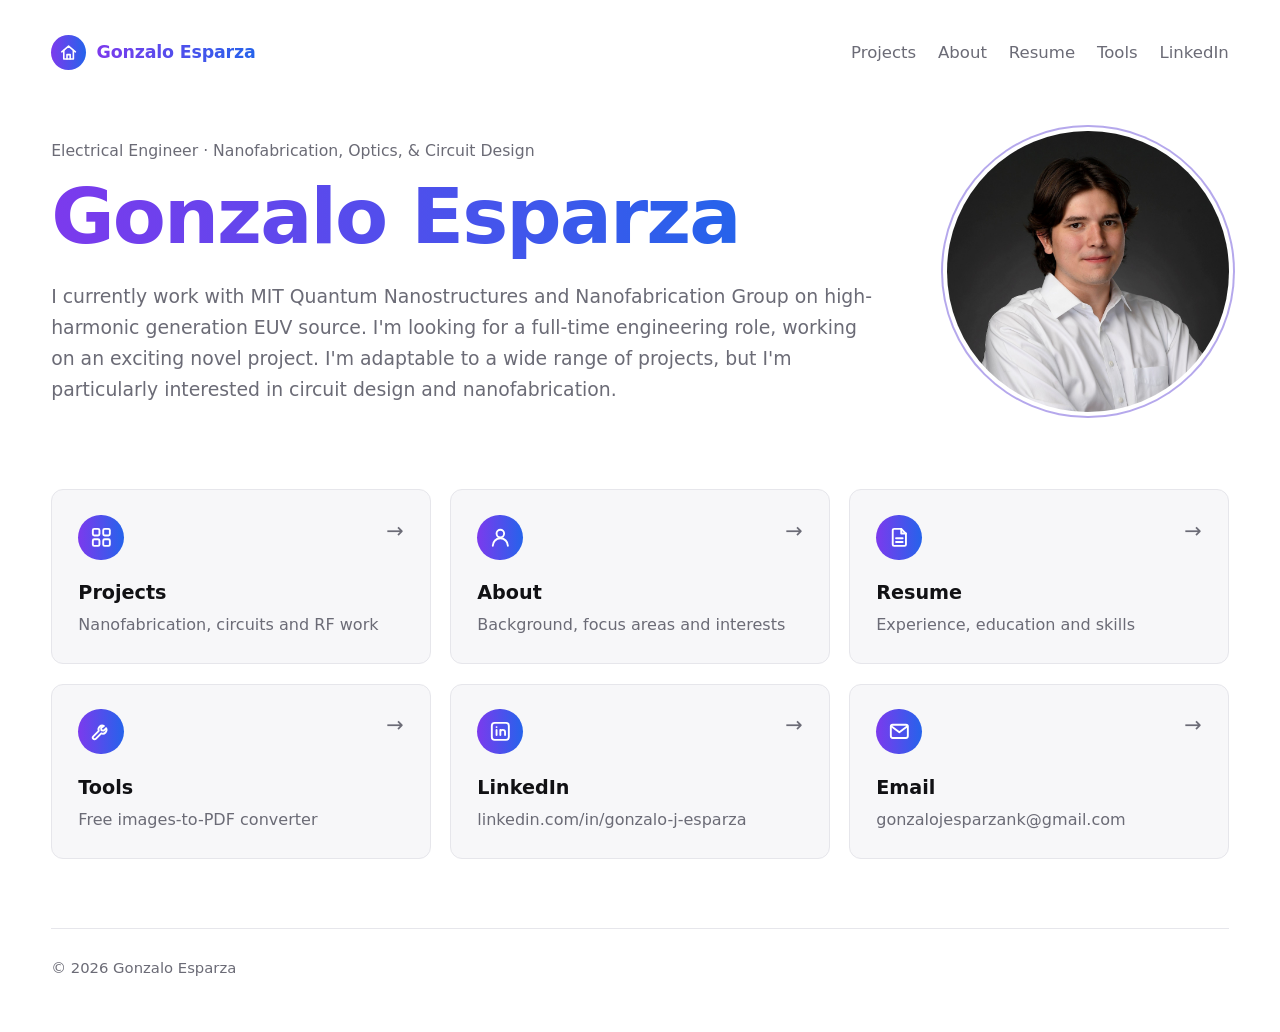
<file: index.html>
<!DOCTYPE html>
<html lang="en">
<head>
  <meta charset="utf-8">
  <meta name="viewport" content="width=device-width, initial-scale=1">
  <title>Gonzalo Esparza, Electrical Engineer</title>
  <meta name="description" content="Gonzalo Esparza, electrical engineer specializing in nanofabrication and circuit design.">
  <meta property="og:type" content="website">
  <meta property="og:title" content="Gonzalo Esparza">
  <meta property="og:description" content="Electrical engineer specializing in nanofabrication and circuit design.">
  <meta property="og:image" content="https://your-username.github.io/assets/img/og-image.png">
  <link rel="icon" href="assets/img/favicon.svg" type="image/svg+xml">
  <link rel="stylesheet" href="css/base.css">
</head>
<body>
  <a class="skip-link" href="#main">Skip to content</a>

  <header class="site-header">
    <a class="brand" href="index.html"><span class="brand-icon" aria-hidden="true"><svg viewBox="0 0 24 24"><path d="M3.5 11 12 4l8.5 7"/><path d="M6 9.5V20h12V9.5"/><path d="M10 20v-5.5h4V20"/></svg></span><span class="brand-name">Gonzalo Esparza</span></a>
    <nav class="site-nav" aria-label="Main">
      <ul>
        <li><a href="projects.html">Projects</a></li>
        <li><a href="about.html">About</a></li>
        <li><a href="resume.html">Resume</a></li>
        <li><a href="tools.html">Tools</a></li>
        <li><a href="https://www.linkedin.com/in/gonzalo-j-esparza/" target="_blank" rel="noopener">LinkedIn</a></li>
      </ul>
    </nav>
  </header>

  <main id="main" class="page">
    <section class="hero">
      <div class="hero-text">
        <p class="kicker">Electrical Engineer &middot; Nanofabrication, Optics, &amp; Circuit Design</p>
        <h1>Gonzalo Esparza</h1>
        <p>
          I currently work with MIT Quantum Nanostructures and Nanofabrication Group on high-harmonic generation EUV source.
          I'm looking for a full-time engineering role, working on an exciting novel project. I'm adaptable to a wide range of projects,
          but I'm particularly interested in circuit design and nanofabrication.
        </p>
      </div>
      <img class="hero-photo" src="assets/img/collared_cloed_headshot.jpg" alt="Portrait of Gonzalo Esparza" width="440" height="440">
    </section>

    <nav class="tile-grid" aria-label="Explore">
      <a class="tile" href="projects.html">
        <span class="tile-icon" aria-hidden="true"><svg viewBox="0 0 24 24"><rect x="3" y="3" width="7" height="7" rx="1.5"/><rect x="14" y="3" width="7" height="7" rx="1.5"/><rect x="3" y="14" width="7" height="7" rx="1.5"/><rect x="14" y="14" width="7" height="7" rx="1.5"/></svg></span>
        <span class="tile-title">Projects</span>
        <span class="tile-desc">Nanofabrication, circuits and RF work</span>
      </a>
      <a class="tile" href="about.html">
        <span class="tile-icon" aria-hidden="true"><svg viewBox="0 0 24 24"><circle cx="12" cy="8" r="4"/><path d="M4 21a8 8 0 0 1 16 0"/></svg></span>
        <span class="tile-title">About</span>
        <span class="tile-desc">Background, focus areas and interests</span>
      </a>
      <a class="tile" href="resume.html">
        <span class="tile-icon" aria-hidden="true"><svg viewBox="0 0 24 24"><path d="M14 3H6.5A1.5 1.5 0 0 0 5 4.5v15A1.5 1.5 0 0 0 6.5 21h11a1.5 1.5 0 0 0 1.5-1.5V8z"/><path d="M14 3v5h5"/><path d="M8.5 13h7M8.5 17h7"/></svg></span>
        <span class="tile-title">Resume</span>
        <span class="tile-desc">Experience, education and skills</span>
      </a>
      <a class="tile" href="tools.html">
        <span class="tile-icon" aria-hidden="true"><svg viewBox="0 0 24 24"><path d="M14.7 6.3a4 4 0 0 0-5.4 5.2L3.5 17.3a1.8 1.8 0 0 0 2.6 2.6l5.8-5.8a4 4 0 0 0 5.2-5.4l-2.6 2.6-2.4-.4-.4-2.4z"/></svg></span>
        <span class="tile-title">Tools</span>
        <span class="tile-desc">Free images-to-PDF converter</span>
      </a>
      <a class="tile" href="https://www.linkedin.com/in/gonzalo-j-esparza/" target="_blank" rel="noopener">
        <span class="tile-icon" aria-hidden="true"><svg viewBox="0 0 24 24"><rect x="3" y="3" width="18" height="18" rx="3"/><path d="M8 10.5V16M8 7.5v.01M12 16v-5.5M12 13a2.5 2.5 0 0 1 5 0v3"/></svg></span>
        <span class="tile-title">LinkedIn <span class="visually-hidden">(opens in a new tab)</span></span>
        <span class="tile-desc">linkedin.com/in/gonzalo-j-esparza</span>
      </a>
      <a class="tile" href="mailto:gonzalojesparzank@gmail.com">
        <span class="tile-icon" aria-hidden="true"><svg viewBox="0 0 24 24"><rect x="3" y="5" width="18" height="14" rx="2"/><path d="m3.5 6.5 8.5 6.5 8.5-6.5"/></svg></span>
        <span class="tile-title">Email</span>
        <span class="tile-desc">gonzalojesparzank@gmail.com</span>
      </a>
    </nav>
  </main>

  <footer class="site-footer">
    <p>&copy; 2026 Gonzalo Esparza</p>
  </footer>
</body>
</html>
</file>
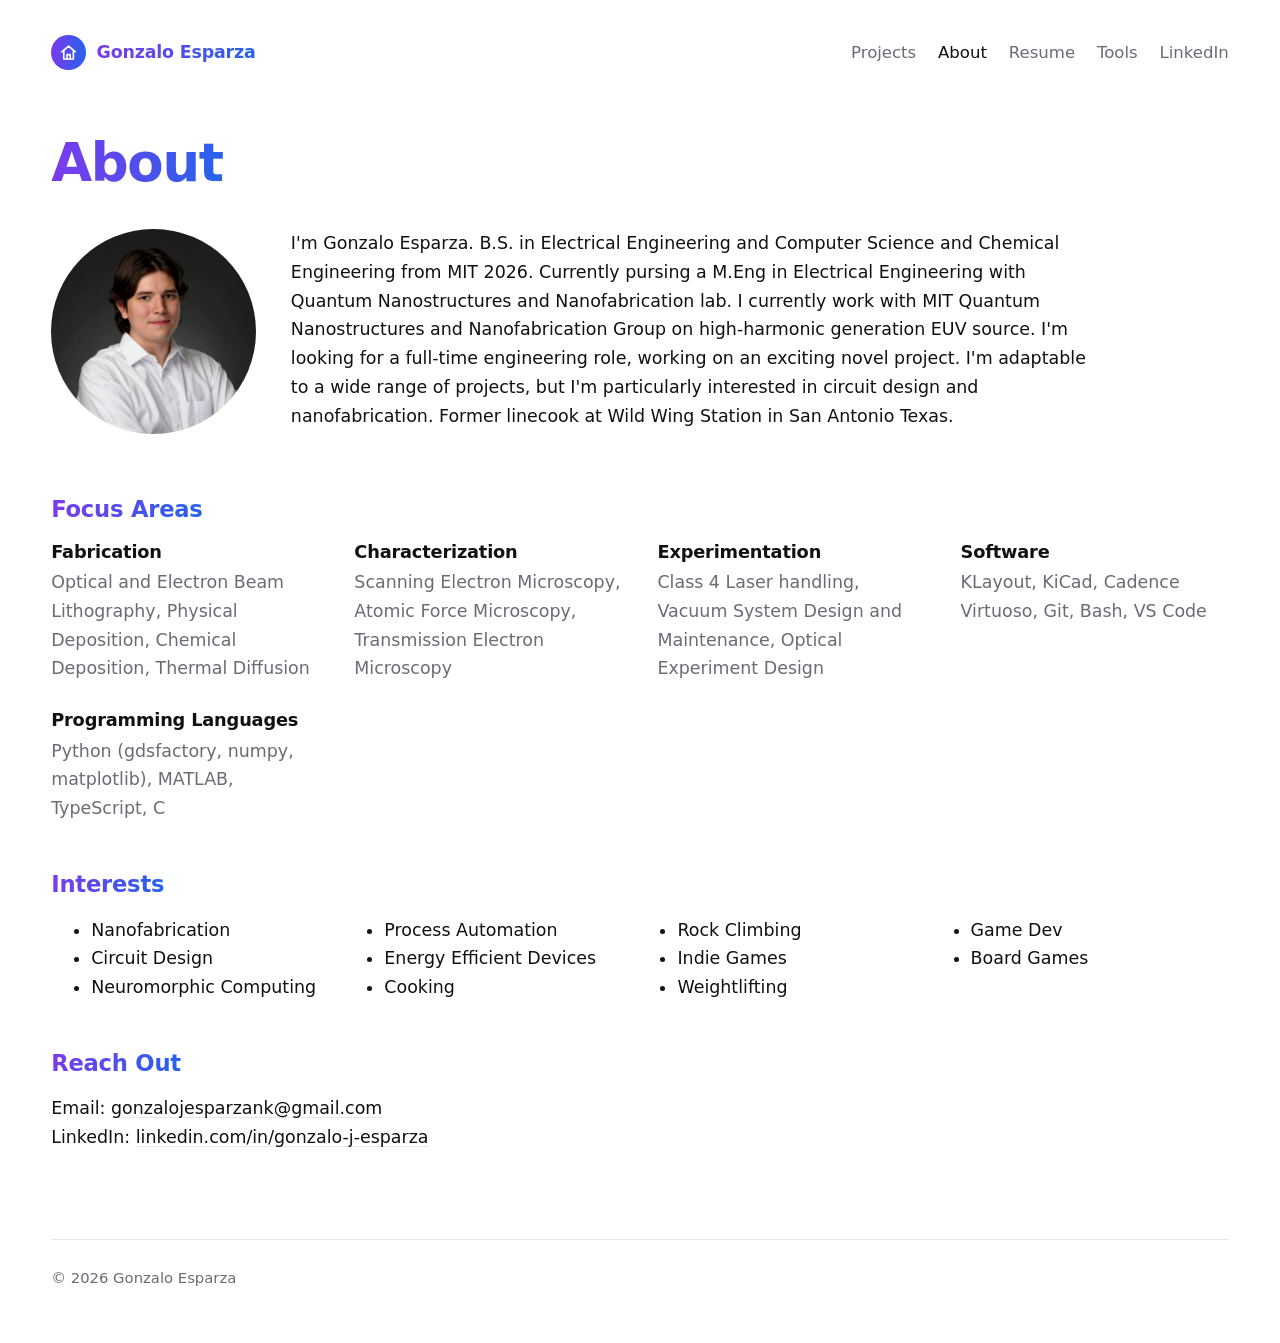
<file: about.html>
<!DOCTYPE html>
<html lang="en">
<head>
  <meta charset="utf-8">
  <meta name="viewport" content="width=device-width, initial-scale=1">
  <title>About | Gonzalo Esparza</title>
  <meta name="description" content="About Gonzalo Esparza, an electrical engineer specializing in nanofabrication and circuit design.">
  <meta property="og:type" content="profile">
  <meta property="og:title" content="About | Gonzalo Esparza">
  <meta property="og:description" content="Electrical engineer specializing in nanofabrication and circuits.">
  <meta property="og:image" content="https://your-username.github.io/assets/img/og-image.png">
  <link rel="icon" href="assets/img/favicon.svg" type="image/svg+xml">
  <link rel="stylesheet" href="css/base.css">
</head>
<body>
  <a class="skip-link" href="#main">Skip to content</a>

  <header class="site-header">
    <a class="brand" href="index.html"><span class="brand-icon" aria-hidden="true"><svg viewBox="0 0 24 24"><path d="M3.5 11 12 4l8.5 7"/><path d="M6 9.5V20h12V9.5"/><path d="M10 20v-5.5h4V20"/></svg></span><span class="brand-name">Gonzalo Esparza</span></a>
    <nav class="site-nav" aria-label="Main">
      <ul>
        <li><a href="projects.html">Projects</a></li>
        <li><a href="about.html" aria-current="page">About</a></li>
        <li><a href="resume.html">Resume</a></li>
        <li><a href="tools.html">Tools</a></li>
        <li><a href="https://www.linkedin.com/in/gonzalo-j-esparza/" target="_blank" rel="noopener">LinkedIn</a></li>
      </ul>
    </nav>
  </header>

  <main id="main" class="page">
    <header class="page-header">
      <h1>About</h1>
    </header>

    <div class="about-grid">
      <img class="about-photo" src="assets/img/collared_cloed_headshot.jpg" alt="Portrait of Gonzalo Esparza" width="440" height="440">
      <div>
        <p>
          I'm Gonzalo Esparza. B.S. in Electrical Engineering and Computer Science and Chemical Engineering from MIT 2026.
          Currently pursing a M.Eng in Electrical Engineering with Quantum Nanostructures and Nanofabrication lab. I currently work with MIT Quantum Nanostructures and Nanofabrication Group on high-harmonic generation EUV source.
          I'm looking for a full-time engineering role, working on an exciting novel project. I'm adaptable to a wide range of projects,
          but I'm particularly interested in circuit design and nanofabrication.
          Former linecook at Wild Wing Station in San Antonio Texas.
        </p>
      </div>
    </div>

    <h2>Focus Areas</h2>
    <ul class="specials">
      <li>
        <h3>Fabrication</h3>
        <p>Optical and Electron Beam Lithography, Physical Deposition, Chemical Deposition, Thermal Diffusion</p>
      </li>
      <li>
        <h3>Characterization</h3>
        <p>Scanning Electron Microscopy, Atomic Force Microscopy, Transmission Electron Microscopy</p>
      </li>
      <li>
        <h3>Experimentation</h3>
        <p>Class 4 Laser handling, Vacuum System Design and Maintenance, Optical Experiment Design</p>
      </li>
      <li>
        <h3>Software</h3>
        <p>KLayout, KiCad, Cadence Virtuoso, Git, Bash, VS Code</p>
      </li>
      <li>
        <h3>Programming Languages</h3>
        <p>Python (gdsfactory, numpy, matplotlib), MATLAB, TypeScript, C</p>
      </li>
    </ul>

    <h2>Interests</h2>
    <ul class="interests">
      <li>Nanofabrication</li>
      <li>Circuit Design</li>
      <li>Neuromorphic Computing</li>
      <li>Process Automation</li>
      <li>Energy Efficient Devices</li>
      <li>Cooking</li>
      <li>Rock Climbing</li>
      <li>Indie Games</li>
      <li>Weightlifting</li>
      <li>Game Dev</li>
      <li>Board Games</li>
    </ul>

    <h2>Reach Out</h2>
    <p>
      Email: <a href="mailto:gonzalojesparzank@gmail.com">gonzalojesparzank@gmail.com</a><br>
      LinkedIn: <a href="https://www.linkedin.com/in/gonzalo-j-esparza/" target="_blank" rel="noopener">linkedin.com/in/gonzalo-j-esparza</a>
    </p>
  </main>

  <footer class="site-footer">
    <p>&copy; 2026 Gonzalo Esparza</p>
  </footer>
</body>
</html>
</file>
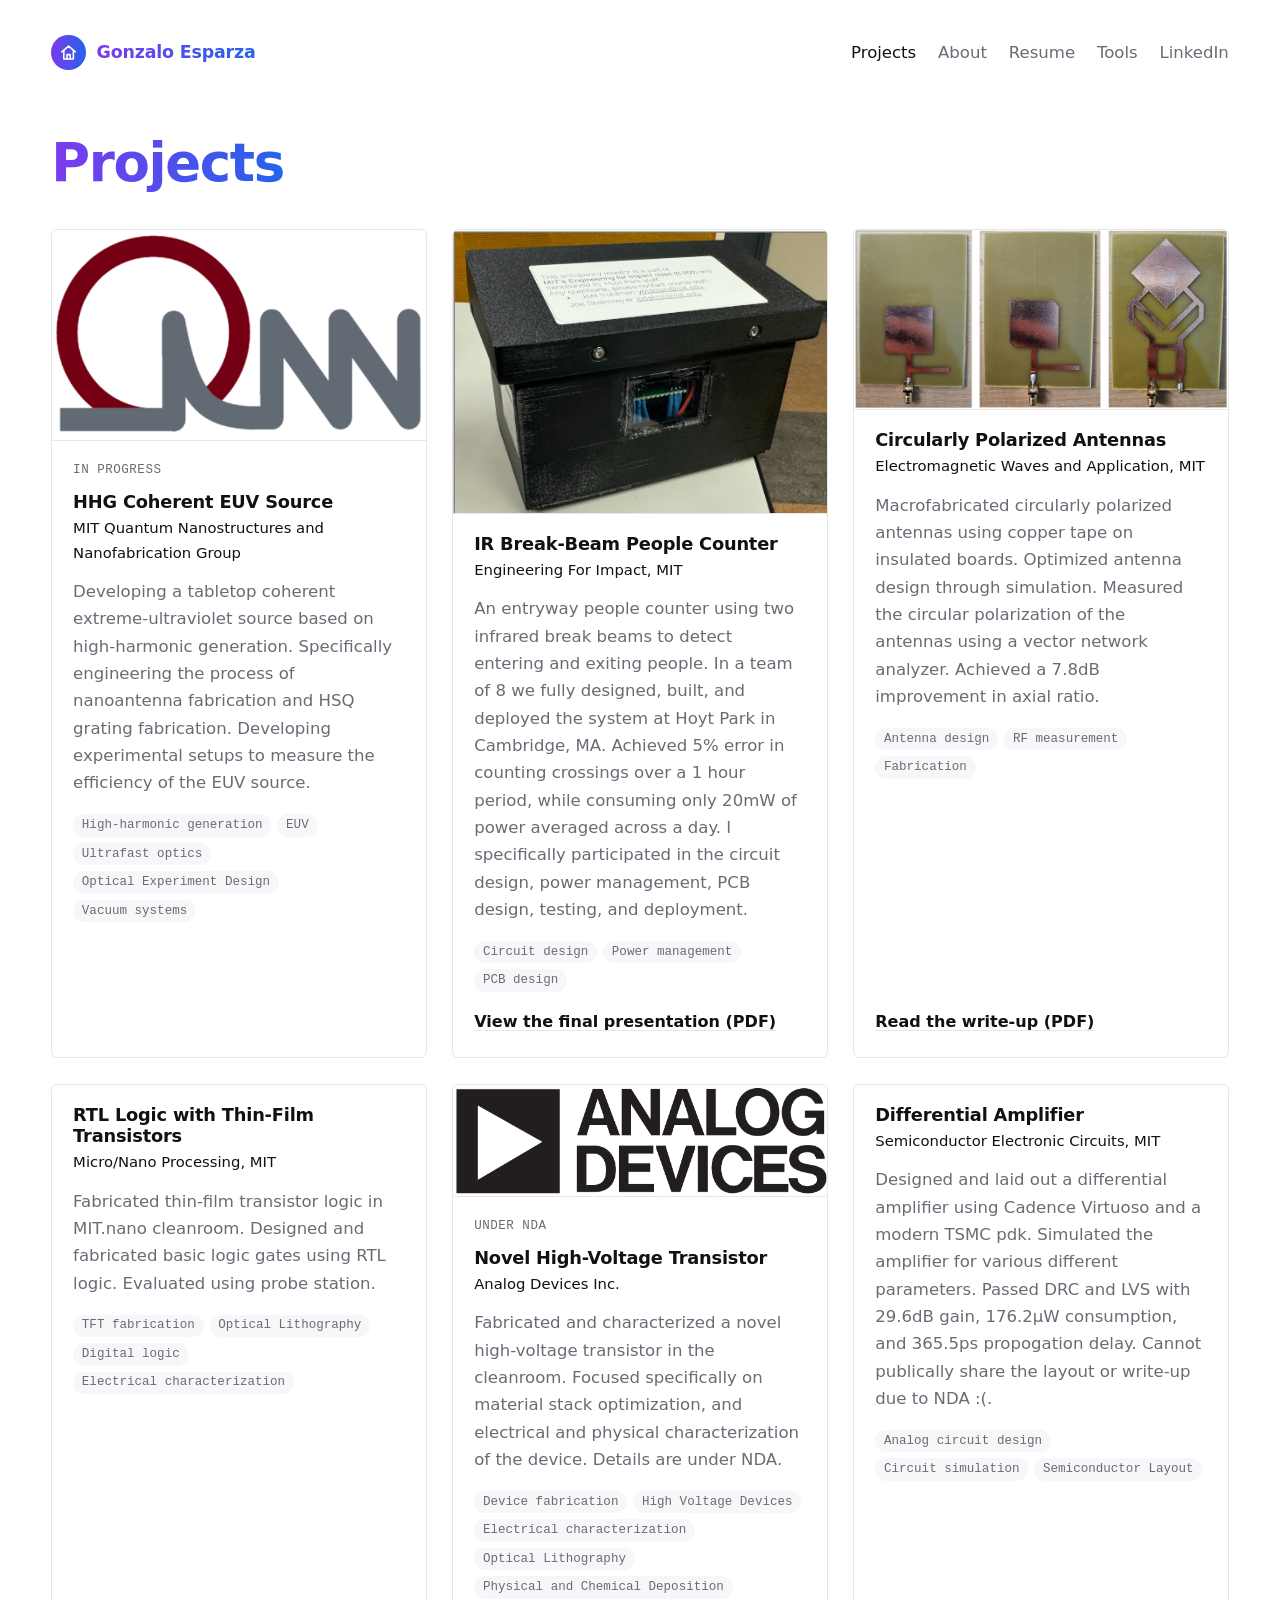
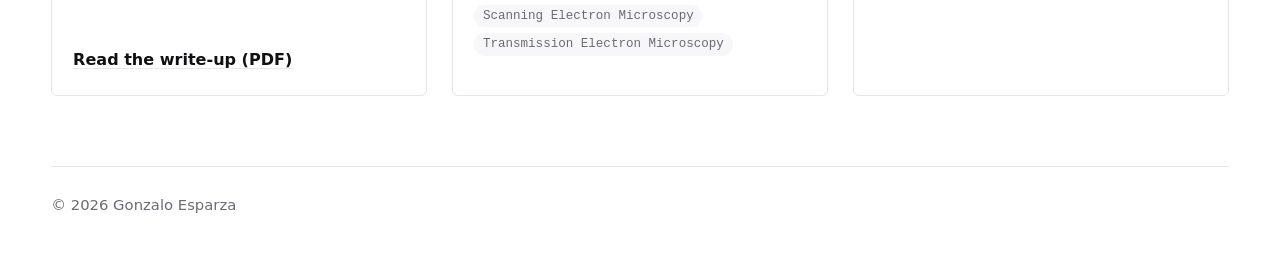
<file: projects.html>
<!DOCTYPE html>
<html lang="en">
<head>
  <meta charset="utf-8">
  <meta name="viewport" content="width=device-width, initial-scale=1">
  <title>Projects | Gonzalo Esparza</title>
  <meta name="description" content="Nanofabrication and circuit design projects by Gonzalo Esparza, electrical engineer.">
  <meta property="og:type" content="website">
  <meta property="og:title" content="Projects | Gonzalo Esparza">
  <meta property="og:description" content="Nanofabrication and circuit design projects, served layer by layer.">
  <meta property="og:image" content="https://your-username.github.io/assets/img/og-image.png">
  <link rel="icon" href="assets/img/favicon.svg" type="image/svg+xml">
  <link rel="stylesheet" href="css/base.css">
</head>
<body>
  <a class="skip-link" href="#main">Skip to content</a>

  <header class="site-header">
    <a class="brand" href="index.html"><span class="brand-icon" aria-hidden="true"><svg viewBox="0 0 24 24"><path d="M3.5 11 12 4l8.5 7"/><path d="M6 9.5V20h12V9.5"/><path d="M10 20v-5.5h4V20"/></svg></span><span class="brand-name">Gonzalo Esparza</span></a>
    <nav class="site-nav" aria-label="Main">
      <ul>
        <li><a href="projects.html" aria-current="page">Projects</a></li>
        <li><a href="about.html">About</a></li>
        <li><a href="resume.html">Resume</a></li>
        <li><a href="tools.html">Tools</a></li>
        <li><a href="https://www.linkedin.com/in/gonzalo-j-esparza/" target="_blank" rel="noopener">LinkedIn</a></li>
      </ul>
    </nav>
  </header>

  <main id="main" class="page">
    <article>
      <header class="page-header">
        <h1>Projects</h1>
      </header>

      <div class="project-grid">
        <article class="project-card">
          <img class="project-media" src="assets/img/projects/QNNlogo.png" alt="Quantum Nanostructures and Nanofabrication Group logo" loading="lazy">
          <div class="project-body">
            <p class="project-status project-status--progress">In progress</p>
            <h3>HHG Coherent EUV Source</h3>
            <p class="project-org">MIT Quantum Nanostructures and Nanofabrication Group</p>
            <p>
              Developing a tabletop coherent extreme-ultraviolet source based on
              high-harmonic generation. Specifically engineering the process of nanoantenna fabrication and HSQ grating fabrication.
              Developing experimental setups to measure the efficiency of the EUV source.
            </p>
            <ul class="tags">
              <li>High-harmonic generation</li>
              <li>EUV</li>
              <li>Ultrafast optics</li>
              <li>Optical Experiment Design</li>
              <li>Vacuum systems</li>
            </ul>
          </div>
        </article>

        <article class="project-card">
          <img class="project-media" src="assets/img/projects/breakBeam.png" alt="IR break-beam people counter mounted in a doorway" loading="lazy">
          <div class="project-body">
            <h3>IR Break-Beam People Counter</h3>
            <p class="project-org">Engineering For Impact, MIT</p>
            <p>
              An entryway people counter using two infrared break beams to detect
              entering and exiting people. In a team of 8 we fully designed, built,
              and deployed the system at Hoyt Park in Cambridge, MA.
              Achieved 5% error in counting crossings over a 1 hour period, while consuming
              only 20mW of power averaged across a day. I specifically participated in the
              circuit design, power management, PCB design, testing, and deployment.
            </p>
            <ul class="tags">
              <li>Circuit design</li>
              <li>Power management</li>
              <li>PCB design</li>
            </ul>
            <div class="project-links">
              <a href="writeup.html?doc=people-counter">View the final presentation (PDF)</a>
            </div>
          </div>
        </article>

        <article class="project-card">
          <img class="project-media" src="assets/img/projects/cp_antennas.png" alt="Circularly polarized antennas under test" loading="lazy">
          <div class="project-body">
            <h3>Circularly Polarized Antennas</h3>
            <p class="project-org">Electromagnetic Waves and Application, MIT</p>
            <p>
              Macrofabricated circularly polarized antennas using copper tape
              on insulated boards. Optimized antenna design through simulation.
              Measured the circular polarization of the antennas using a vector network analyzer.
              Achieved a 7.8dB improvement in axial ratio.
            </p>
            <ul class="tags">
              <li>Antenna design</li>
              <li>RF measurement</li>
              <li>Fabrication</li>
            </ul>
            <div class="project-links">
              <a href="writeup.html?doc=cp-antennas">Read the write-up (PDF)</a>
            </div>
          </div>
        </article>

        <article class="project-card">
          <div class="project-body">
            <h3>RTL Logic with Thin-Film Transistors</h3>
            <p class="project-org">Micro/Nano Processing, MIT</p>
            <p>
              Fabricated thin-film transistor logic in MIT.nano cleanroom.
              Designed and fabricated basic logic gates using RTL logic.
              Evaluated using probe station.
            </p>
            <ul class="tags">
              <li>TFT fabrication</li>
              <li>Optical Lithography</li>
              <li>Digital logic</li>
              <li>Electrical characterization</li>
            </ul>
            <div class="project-links">
              <a href="writeup.html?doc=rtl-tft">Read the write-up (PDF)</a>
            </div>
          </div>
        </article>

        
        <article class="project-card">
          <img class="project-media" src="assets/img/projects/ADIlogo.png" alt="Analog Devices logo" loading="lazy">
          <div class="project-body">
            <p class="project-status project-status--nda">Under NDA</p>
            <h3>Novel High-Voltage Transistor</h3>
            <p class="project-org">Analog Devices Inc.</p>
            <p>
              Fabricated and characterized a novel high-voltage transistor in the
              cleanroom. Focused specifically on material stack optimization, and
              electrical and physical characterization of the device. Details are under NDA.
            </p>
            <ul class="tags">
              <li>Device fabrication</li>
              <li>High Voltage Devices</li>
              <li>Electrical characterization</li>
              <li>Optical Lithography</li>
              <li>Physical and Chemical Deposition</li>
              <li>Scanning Electron Microscopy</li>
              <li>Transmission Electron Microscopy</li>
            </ul>
          </div>
        </article>

        <article class="project-card">
          <div class="project-body">
            <h3>Differential Amplifier</h3>
            <p class="project-org">Semiconductor Electronic Circuits, MIT</p>
            <p>
              Designed and laid out a differential amplifier using Cadence Virtuoso and a modern TSMC pdk.
              Simulated the amplifier for various different parameters. 
              Passed DRC and LVS with 29.6dB gain, 176.2µW consumption, and 365.5ps propogation delay.
              Cannot publically share the layout or write-up due to NDA :(.
            </p>
            <ul class="tags">
              <li>Analog circuit design</li>
              <li>Circuit simulation</li>
              <li>Semiconductor Layout</li>
            </ul>
          </div>
        </article>

      </div>
    </article>
  </main>

  <footer class="site-footer">
    <p>&copy; 2026 Gonzalo Esparza</p>
  </footer>
</body>
</html>
</file>
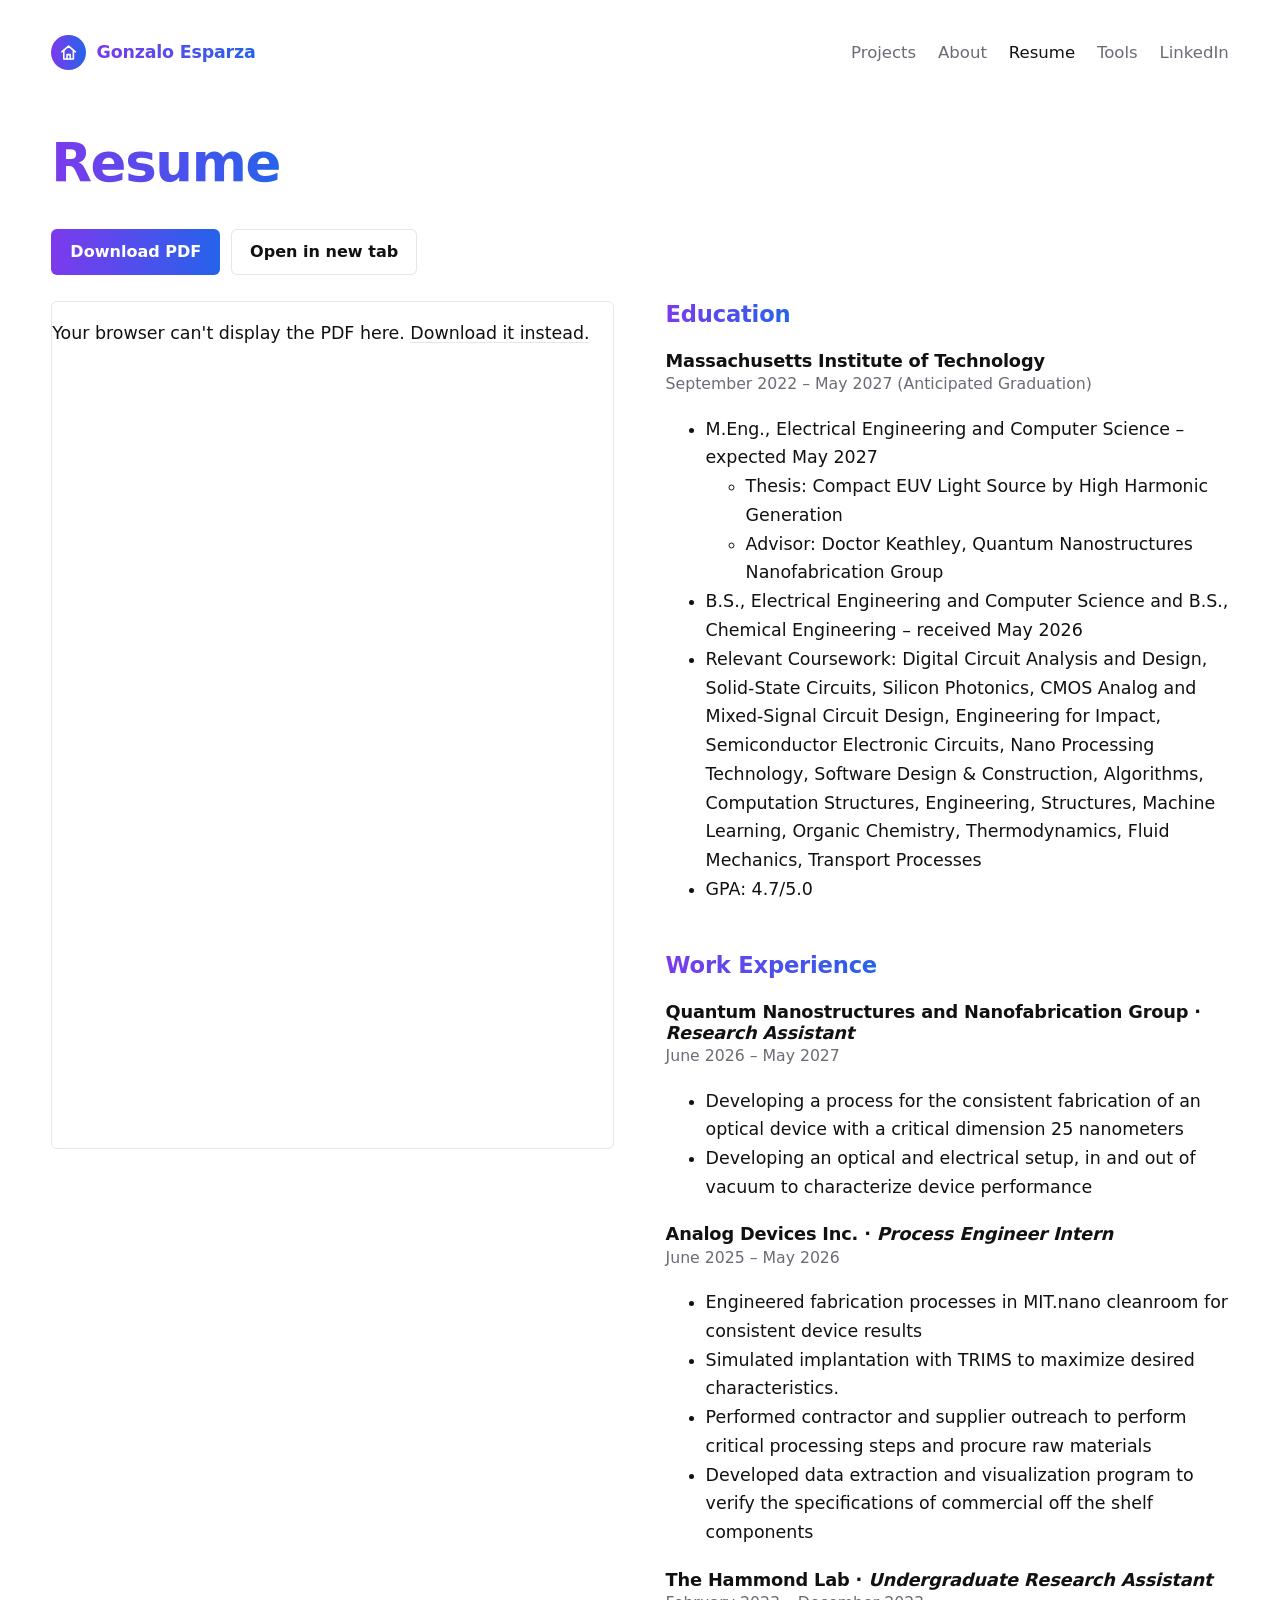
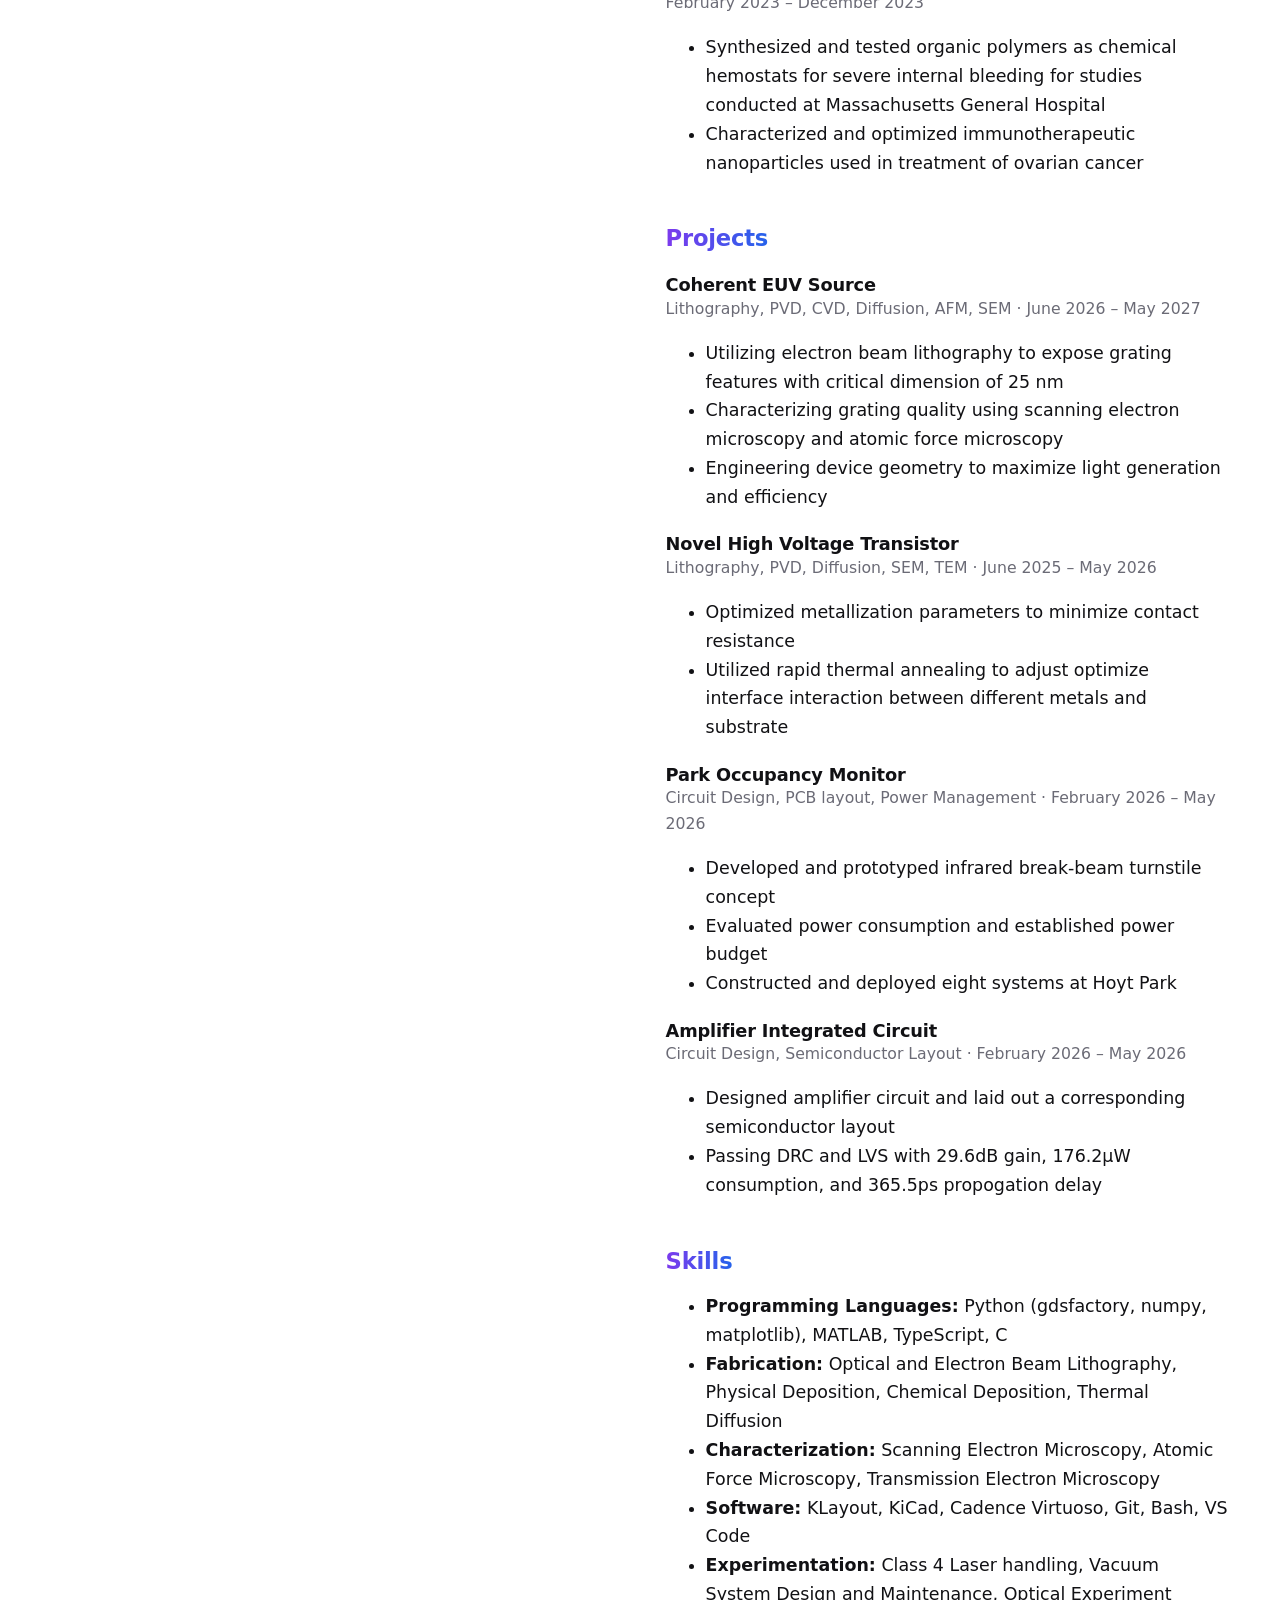
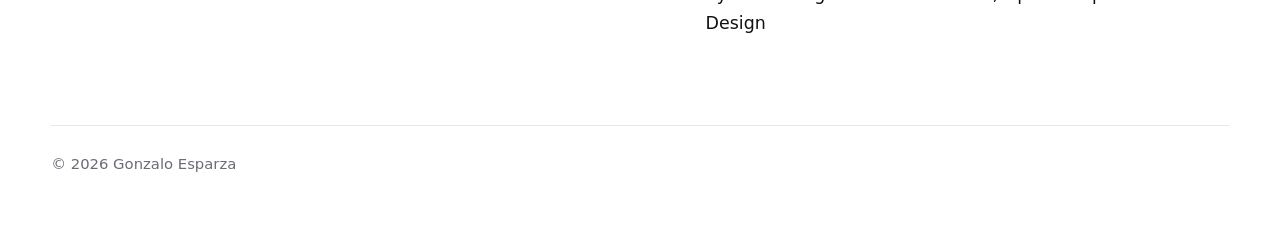
<file: resume.html>
<!DOCTYPE html>
<html lang="en">
<head>
  <meta charset="utf-8">
  <meta name="viewport" content="width=device-width, initial-scale=1">
  <title>Resume | Gonzalo Esparza</title>
  <meta name="description" content="Resume of Gonzalo Esparza, electrical engineer specializing in nanofabrication and circuit design.">
  <meta property="og:type" content="website">
  <meta property="og:title" content="Resume | Gonzalo Esparza">
  <meta property="og:description" content="Experience, education and skills in nanofabrication and circuits.">
  <meta property="og:image" content="https://your-username.github.io/assets/img/og-image.png">
  <link rel="icon" href="assets/img/favicon.svg" type="image/svg+xml">
  <link rel="stylesheet" href="css/base.css">
</head>
<body>
  <a class="skip-link" href="#main">Skip to content</a>

  <header class="site-header">
    <a class="brand" href="index.html"><span class="brand-icon" aria-hidden="true"><svg viewBox="0 0 24 24"><path d="M3.5 11 12 4l8.5 7"/><path d="M6 9.5V20h12V9.5"/><path d="M10 20v-5.5h4V20"/></svg></span><span class="brand-name">Gonzalo Esparza</span></a>
    <nav class="site-nav" aria-label="Main">
      <ul>
        <li><a href="projects.html">Projects</a></li>
        <li><a href="about.html">About</a></li>
        <li><a href="resume.html" aria-current="page">Resume</a></li>
        <li><a href="tools.html">Tools</a></li>
        <li><a href="https://www.linkedin.com/in/gonzalo-j-esparza/" target="_blank" rel="noopener">LinkedIn</a></li>
      </ul>
    </nav>
  </header>

  <main id="main" class="page">
    <article>
      <header class="page-header">
        <h1>Resume</h1>
      </header>

      <div class="resume-actions">
        <a class="btn" href="assets/resume.pdf" download>Download PDF</a>
        <a class="btn secondary" href="assets/resume.pdf" target="_blank" rel="noopener">Open in new tab</a>
      </div>

      <div class="resume-layout">
        <object class="resume-embed" data="assets/resume.pdf#toolbar=0&amp;navpanes=0&amp;view=FitH" type="application/pdf" aria-label="Resume PDF">
          <p>Your browser can't display the PDF here. <a href="assets/resume.pdf">Download it instead.</a></p>
        </object>

        <!-- Text version for recruiters, screen readers and search engines. Keep in sync with the PDF. -->
        <section class="resume-text" aria-labelledby="resume-education">
          <h2 id="resume-education">Education</h2>
          <h3>Massachusetts Institute of Technology</h3>
          <p class="meta">September 2022 &ndash; May 2027 (Anticipated Graduation)</p>
          <ul>
            <li>
              M.Eng., Electrical Engineering and Computer Science &ndash; expected May 2027
              <ul>
                <li>Thesis: Compact EUV Light Source by High Harmonic Generation</li>
                <li>Advisor: Doctor Keathley, Quantum Nanostructures Nanofabrication Group</li>
              </ul>
            </li>
            <li>B.S., Electrical Engineering and Computer Science and B.S., Chemical Engineering &ndash; received May 2026</li>
            <li>
              Relevant Coursework: Digital Circuit Analysis and Design, Solid-State Circuits, Silicon Photonics,
              CMOS Analog and Mixed-Signal Circuit Design, Engineering for Impact, Semiconductor Electronic Circuits,
              Nano Processing Technology, Software Design &amp; Construction, Algorithms, Computation Structures,
              Engineering, Structures, Machine Learning, Organic Chemistry, Thermodynamics, Fluid Mechanics,
              Transport Processes
            </li>
            <li>GPA: 4.7/5.0</li>
          </ul>

          <h2>Work Experience</h2>
          <h3>Quantum Nanostructures and Nanofabrication Group &middot; <em>Research Assistant</em></h3>
          <p class="meta">June 2026 &ndash; May 2027</p>
          <ul>
            <li>Developing a process for the consistent fabrication of an optical device with a critical dimension 25 nanometers</li>
            <li>Developing an optical and electrical setup, in and out of vacuum to characterize device performance</li>
          </ul>

          <h3>Analog Devices Inc. &middot; <em>Process Engineer Intern</em></h3>
          <p class="meta">June 2025 &ndash; May 2026</p>
          <ul>
            <li>Engineered fabrication processes in MIT.nano cleanroom for consistent device results</li>
            <li>Simulated implantation with TRIMS to maximize desired characteristics.</li>
            <li>Performed contractor and supplier outreach to perform critical processing steps and procure raw materials</li>
            <li>Developed data extraction and visualization program to verify the specifications of commercial off the shelf components</li>
          </ul>

          <h3>The Hammond Lab &middot; <em>Undergraduate Research Assistant</em></h3>
          <p class="meta">February 2023 &ndash; December 2023</p>
          <ul>
            <li>Synthesized and tested organic polymers as chemical hemostats for severe internal bleeding for studies conducted at Massachusetts General Hospital</li>
            <li>Characterized and optimized immunotherapeutic nanoparticles used in treatment of ovarian cancer</li>
          </ul>

          <h2>Projects</h2>
          <h3>Coherent EUV Source</h3>
          <p class="meta">Lithography, PVD, CVD, Diffusion, AFM, SEM &middot; June 2026 &ndash; May 2027</p>
          <ul>
            <li>Utilizing electron beam lithography to expose grating features with critical dimension of 25 nm</li>
            <li>Characterizing grating quality using scanning electron microscopy and atomic force microscopy</li>
            <li>Engineering device geometry to maximize light generation and efficiency</li>
          </ul>

          <h3>Novel High Voltage Transistor</h3>
          <p class="meta">Lithography, PVD, Diffusion, SEM, TEM &middot; June 2025 &ndash; May 2026</p>
          <ul>
            <li>Optimized metallization parameters to minimize contact resistance</li>
            <li>Utilized rapid thermal annealing to adjust optimize interface interaction between different metals and substrate</li>
          </ul>

          <h3>Park Occupancy Monitor</h3>
          <p class="meta">Circuit Design, PCB layout, Power Management &middot; February 2026 &ndash; May 2026</p>
          <ul>
            <li>Developed and prototyped infrared break-beam turnstile concept</li>
            <li>Evaluated power consumption and established power budget</li>
            <li>Constructed and deployed eight systems at Hoyt Park</li>
          </ul>

          <h3>Amplifier Integrated Circuit</h3>
          <p class="meta">Circuit Design, Semiconductor Layout &middot; February 2026 &ndash; May 2026</p>
          <ul>
            <li>Designed amplifier circuit and laid out a corresponding semiconductor layout</li>
            <li>Passing DRC and LVS with 29.6dB gain, 176.2&micro;W consumption, and 365.5ps propogation delay</li>
          </ul>

          <h2>Skills</h2>
          <ul>
            <li><strong>Programming Languages:</strong> Python (gdsfactory, numpy, matplotlib), MATLAB, TypeScript, C</li>
            <li><strong>Fabrication:</strong> Optical and Electron Beam Lithography, Physical Deposition, Chemical Deposition, Thermal Diffusion</li>
            <li><strong>Characterization:</strong> Scanning Electron Microscopy, Atomic Force Microscopy, Transmission Electron Microscopy</li>
            <li><strong>Software:</strong> KLayout, KiCad, Cadence Virtuoso, Git, Bash, VS Code</li>
            <li><strong>Experimentation:</strong> Class 4 Laser handling, Vacuum System Design and Maintenance, Optical Experiment Design</li>
          </ul>
        </section>
      </div>
    </article>
  </main>

  <footer class="site-footer">
    <p>&copy; 2026 Gonzalo Esparza</p>
  </footer>
</body>
</html>
</file>
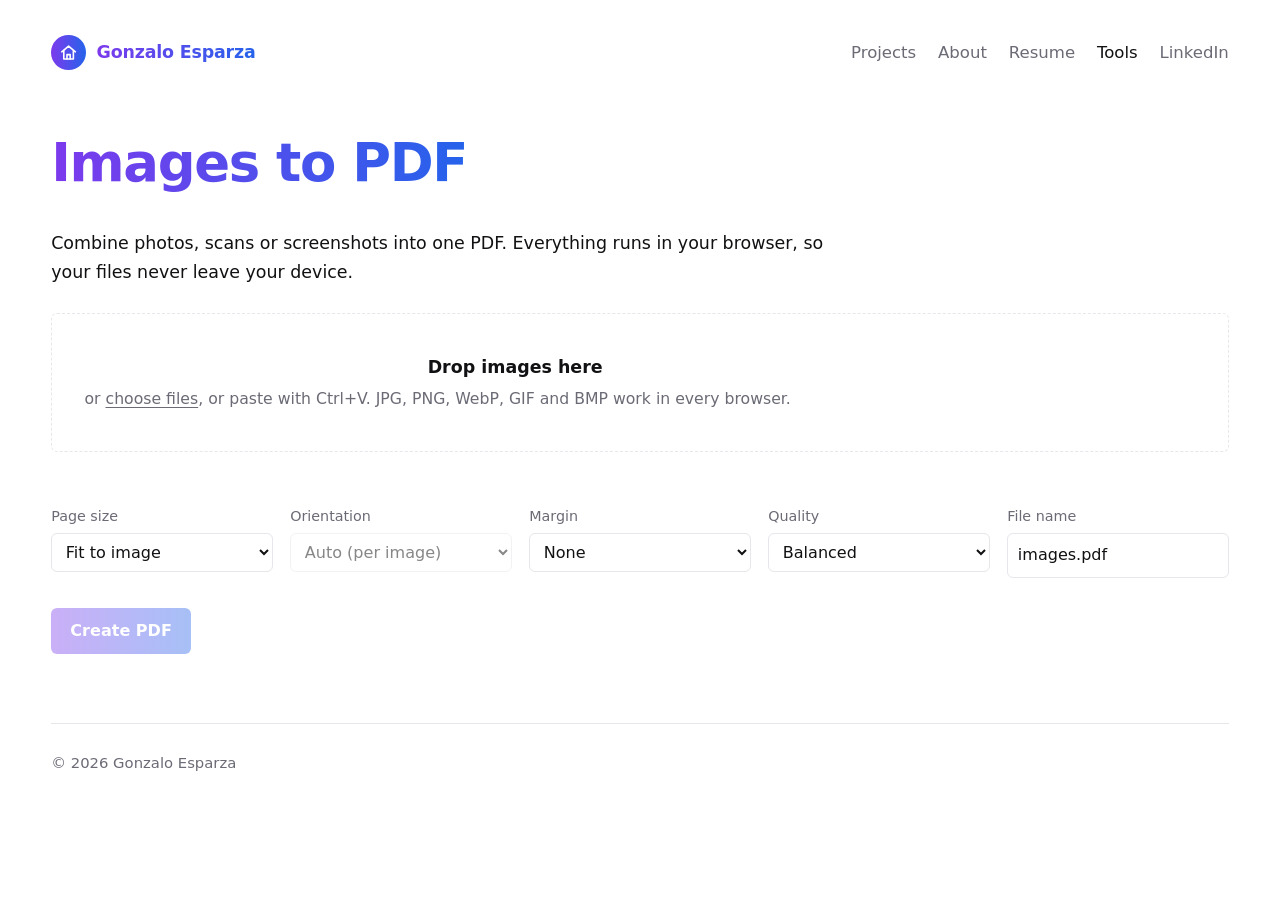
<file: tools.html>
<!DOCTYPE html>
<html lang="en">
<head>
  <meta charset="utf-8">
  <meta name="viewport" content="width=device-width, initial-scale=1">
  <title>Images to PDF | Gonzalo Esparza</title>
  <meta name="description" content="Combine multiple images into a single PDF, right in your browser. Nothing is uploaded.">
  <meta property="og:type" content="website">
  <meta property="og:title" content="Images to PDF | Gonzalo Esparza">
  <meta property="og:description" content="Combine multiple images into one PDF, privately in your browser.">
  <meta property="og:image" content="https://your-username.github.io/assets/img/og-image.png">
  <link rel="icon" href="assets/img/favicon.svg" type="image/svg+xml">
  <link rel="stylesheet" href="css/base.css">
  <link rel="stylesheet" href="css/tools.css">
  <script src="js/img2pdf.js" defer></script>
</head>
<body>
  <a class="skip-link" href="#main">Skip to content</a>

  <header class="site-header">
    <a class="brand" href="index.html"><span class="brand-icon" aria-hidden="true"><svg viewBox="0 0 24 24"><path d="M3.5 11 12 4l8.5 7"/><path d="M6 9.5V20h12V9.5"/><path d="M10 20v-5.5h4V20"/></svg></span><span class="brand-name">Gonzalo Esparza</span></a>
    <nav class="site-nav" aria-label="Main">
      <ul>
        <li><a href="projects.html">Projects</a></li>
        <li><a href="about.html">About</a></li>
        <li><a href="resume.html">Resume</a></li>
        <li><a href="tools.html" aria-current="page">Tools</a></li>
        <li><a href="https://www.linkedin.com/in/gonzalo-j-esparza/" target="_blank" rel="noopener">LinkedIn</a></li>
      </ul>
    </nav>
  </header>

  <main id="main" class="page">
    <article>
      <header class="page-header">
        <h1>Images to PDF</h1>
      </header>

      <p class="tool-intro">
        Combine photos, scans or screenshots into one PDF. Everything runs in your
        browser, so your files never leave your device.
      </p>

      <div class="dropzone" id="dropzone">
        <input class="visually-hidden" type="file" id="file-input" accept="image/*" multiple>
        <p class="dropzone-title">Drop images here</p>
        <p class="dropzone-hint">
          or <label for="file-input" class="dropzone-browse">choose files</label>,
          or paste with Ctrl+V. JPG, PNG, WebP, GIF and BMP work in every browser.
        </p>
      </div>

      <div class="tool-toolbar" id="toolbar" hidden>
        <p class="tool-count" id="count" aria-live="polite"></p>
        <div class="tool-toolbar-actions">
          <button class="btn secondary btn-small" type="button" id="sort-name">Sort by name</button>
          <button class="btn secondary btn-small" type="button" id="clear-all">Clear all</button>
        </div>
      </div>

      <ol class="img-list" id="img-list" aria-label="Pages, in order"></ol>

      <form class="tool-settings" id="settings">
        <label>
          <span>Page size</span>
          <select name="size">
            <option value="fit">Fit to image</option>
            <option value="letter">US Letter</option>
            <option value="a4">A4</option>
          </select>
        </label>
        <label>
          <span>Orientation</span>
          <select name="orientation">
            <option value="auto">Auto (per image)</option>
            <option value="portrait">Portrait</option>
            <option value="landscape">Landscape</option>
          </select>
        </label>
        <label>
          <span>Margin</span>
          <select name="margin">
            <option value="none">None</option>
            <option value="small">Small</option>
            <option value="normal">Normal</option>
          </select>
        </label>
        <label>
          <span>Quality</span>
          <select name="quality">
            <option value="high">High (larger file)</option>
            <option value="balanced" selected>Balanced</option>
            <option value="small">Small file</option>
          </select>
        </label>
        <label class="tool-filename">
          <span>File name</span>
          <input type="text" name="filename" value="images.pdf" spellcheck="false">
        </label>
      </form>

      <div class="tool-actions">
        <button class="btn" type="button" id="create" disabled>Create PDF</button>
        <p class="tool-status" id="status" role="status" aria-live="polite"></p>
      </div>
    </article>
  </main>

  <footer class="site-footer">
    <p>&copy; 2026 Gonzalo Esparza</p>
  </footer>
</body>
</html>
</file>
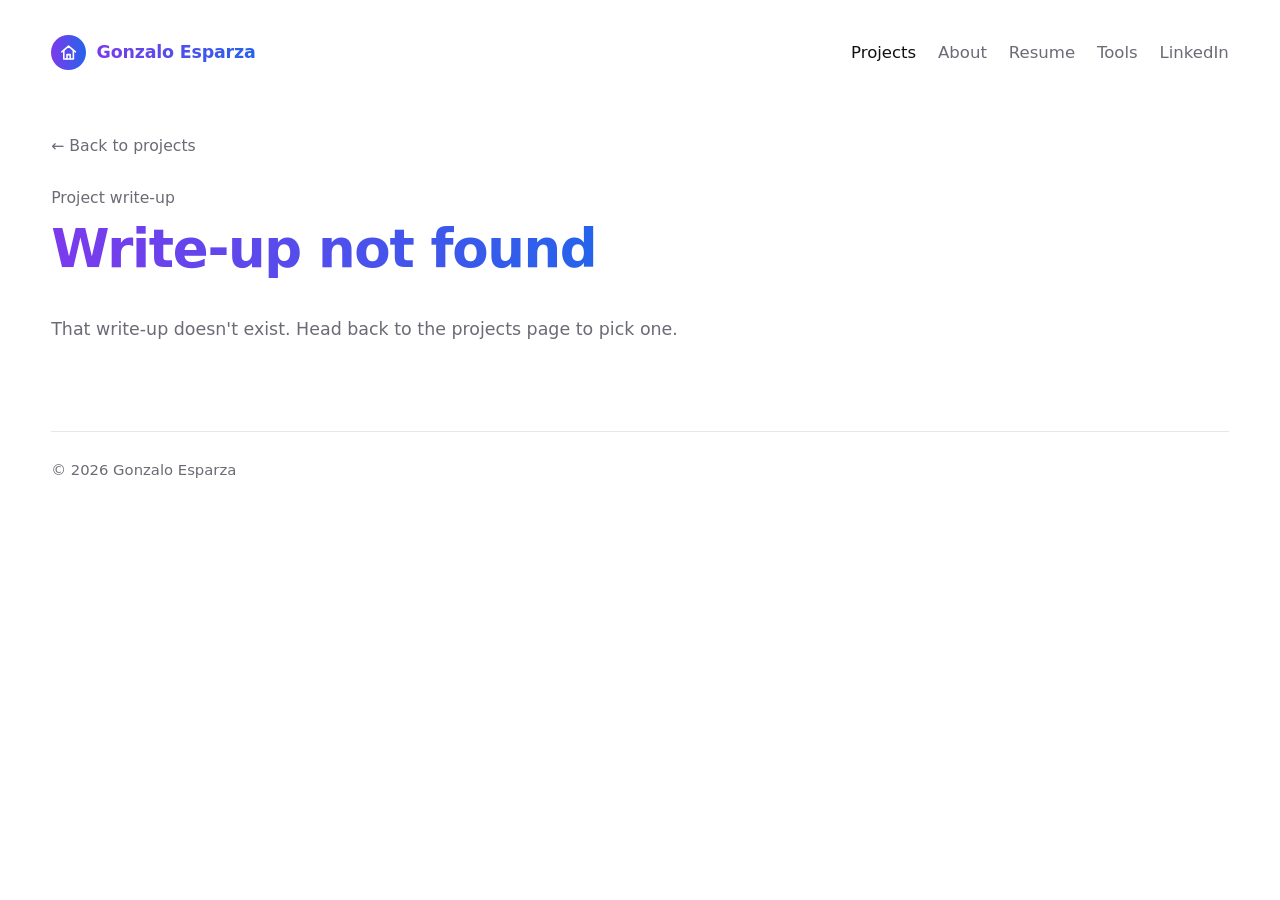
<file: writeup.html>
<!DOCTYPE html>
<html lang="en">
<head>
  <meta charset="utf-8">
  <meta name="viewport" content="width=device-width, initial-scale=1">
  <title>Write-up | Gonzalo Esparza</title>
  <meta name="description" content="Project write-up by Gonzalo Esparza.">
  <link rel="icon" href="assets/img/favicon.svg" type="image/svg+xml">
  <link rel="stylesheet" href="css/base.css">
  <script src="js/writeup.js" defer></script>
</head>
<body>
  <a class="skip-link" href="#main">Skip to content</a>

  <header class="site-header">
    <a class="brand" href="index.html"><span class="brand-icon" aria-hidden="true"><svg viewBox="0 0 24 24"><path d="M3.5 11 12 4l8.5 7"/><path d="M6 9.5V20h12V9.5"/><path d="M10 20v-5.5h4V20"/></svg></span><span class="brand-name">Gonzalo Esparza</span></a>
    <nav class="site-nav" aria-label="Main">
      <ul>
        <li><a href="projects.html" aria-current="page">Projects</a></li>
        <li><a href="about.html">About</a></li>
        <li><a href="resume.html">Resume</a></li>
        <li><a href="tools.html">Tools</a></li>
        <li><a href="https://www.linkedin.com/in/gonzalo-j-esparza/" target="_blank" rel="noopener">LinkedIn</a></li>
      </ul>
    </nav>
  </header>

  <main id="main" class="page">
    <a class="back-link" href="projects.html">&larr; Back to projects</a>
    <header class="page-header">
      <p class="kicker" id="writeup-kind">Project write-up</p>
      <h1 id="writeup-title">Write-up</h1>
    </header>

    <div class="resume-actions" id="writeup-actions" hidden>
      <a class="btn" id="writeup-download" href="#" download>Download PDF</a>
      <a class="btn secondary" id="writeup-open" href="#" target="_blank" rel="noopener">Open in new tab</a>
    </div>

    <div id="writeup-viewer"></div>
    <p class="muted" id="writeup-message" hidden></p>
  </main>

  <footer class="site-footer">
    <p>&copy; 2026 Gonzalo Esparza</p>
  </footer>
</body>
</html>
</file>
<file: css/base.css>
:root {
  --bg: #ffffff;
  --fg: #111114;
  --muted: #6b6b76;
  --border: #e6e6eb;
  --surface: #f7f7f9;
  --grad: linear-gradient(90deg, #7c3aed, #2563eb);
  --link-hover: #5b3fd6;
  --sans: system-ui, -apple-system, "Segoe UI", Roboto, Helvetica, Arial, sans-serif;
  --mono: ui-monospace, "SF Mono", "Cascadia Code", Consolas, monospace;
  --radius: 6px;
  --width: 96rem;
  --gutter: clamp(1.25rem, 4vw, 3.5rem);
  --measure: 72ch;
  color-scheme: light dark;
}

@media (prefers-color-scheme: dark) {
  :root {
    --bg: #0c0c10;
    --fg: #ececf1;
    --muted: #9a9aa6;
    --border: #25252e;
    --surface: #14141a;
    --grad: linear-gradient(90deg, #a78bfa, #60a5fa);
    --link-hover: #a78bfa;
  }
}

*,
*::before,
*::after {
  box-sizing: border-box;
}

html {
  font-size: clamp(100%, 0.85rem + 0.3vw, 118.75%);
}

body {
  margin: 0;
  font-family: var(--sans);
  font-size: 1rem;
  line-height: 1.65;
  color: var(--fg);
  background: var(--bg);
  -webkit-font-smoothing: antialiased;
}

img {
  max-width: 100%;
  height: auto;
  display: block;
}

a {
  color: inherit;
  text-decoration: underline;
  text-decoration-color: var(--border);
  text-underline-offset: 3px;
  transition: color 0.15s ease, text-decoration-color 0.15s ease;
}

a:hover {
  color: var(--link-hover);
  text-decoration-color: currentColor;
}

a:focus-visible,
button:focus-visible,
input:focus-visible,
select:focus-visible {
  outline: 2px solid var(--link-hover);
  outline-offset: 2px;
}

h1,
h2,
h3 {
  line-height: 1.2;
  letter-spacing: -0.01em;
}

h1 {
  margin: 0 0 0.5rem;
  font-size: clamp(2rem, 1.2rem + 2.5vw, 3.2rem);
  font-weight: 700;
  letter-spacing: -0.025em;
}

h2 {
  margin: 2.75rem 0 1rem;
  font-size: 1.3rem;
  font-weight: 650;
}

h3 {
  margin: 0 0 0.35rem;
  font-size: 1.02rem;
  font-weight: 600;
}

h1,
h2 {
  width: fit-content;
}

h1,
h2,
.brand-name {
  background: var(--grad);
  -webkit-background-clip: text;
  background-clip: text;
  color: transparent;
}

.kicker {
  margin: 0 0 0.35rem;
  font-size: 0.9rem;
  color: var(--muted);
}

.muted {
  color: var(--muted);
}

.skip-link {
  position: absolute;
  left: -9999px;
  top: 0;
  padding: 0.5rem 1rem;
  color: var(--bg);
  background: var(--fg);
  z-index: 10;
}

.skip-link:focus {
  left: 1rem;
}

.visually-hidden {
  position: absolute;
  width: 1px;
  height: 1px;
  overflow: hidden;
  clip: rect(0 0 0 0);
  white-space: nowrap;
}

/* Layout */

.site-header,
.page,
.site-footer {
  max-width: var(--width);
  margin: 0 auto;
  padding-left: var(--gutter);
  padding-right: var(--gutter);
}

.page p,
.resume-text li {
  max-width: var(--measure);
}

.site-header {
  display: flex;
  flex-wrap: wrap;
  align-items: center;
  justify-content: space-between;
  gap: 0.5rem 1.5rem;
  padding-top: 2rem;
  padding-bottom: 1rem;
}

.brand {
  display: inline-flex;
  align-items: center;
  gap: 0.6rem;
  font-weight: 700;
  letter-spacing: -0.01em;
  text-decoration: none;
}

.brand-icon {
  display: grid;
  place-items: center;
  width: 2rem;
  height: 2rem;
  flex-shrink: 0;
  background: var(--grad);
  border-radius: 50%;
  transition: transform 0.15s ease, box-shadow 0.15s ease;
}

.brand-icon svg {
  width: 1.1rem;
  height: 1.1rem;
  fill: none;
  stroke: #fff;
  stroke-width: 2;
  stroke-linecap: round;
  stroke-linejoin: round;
}

.brand:hover .brand-icon {
  transform: scale(1.06);
  box-shadow: 0 0 0 3px color-mix(in srgb, var(--link-hover) 25%, transparent);
}

.site-nav ul {
  display: flex;
  flex-wrap: wrap;
  gap: 0.25rem 1.25rem;
  margin: 0;
  padding: 0;
  list-style: none;
}

.site-nav a {
  font-size: 0.95rem;
  color: var(--muted);
  text-decoration: none;
}

.site-nav a:hover,
.site-nav a[aria-current="page"] {
  color: var(--fg);
}

.page {
  padding-top: 2.5rem;
  padding-bottom: 4rem;
}

.page-header {
  margin-bottom: 2rem;
}

.back-link {
  display: inline-block;
  margin-bottom: 1.5rem;
  font-size: 0.9rem;
  color: var(--muted);
  text-decoration: none;
}

.site-footer {
  padding-top: 0;
  padding-bottom: 3rem;
  font-size: 0.85rem;
  color: var(--muted);
}

.site-footer p {
  margin: 0;
  padding-top: 1.5rem;
  border-top: 1px solid var(--border);
}

/* Buttons */

.btn {
  display: inline-block;
  padding: 0.55rem 1.1rem;
  font: inherit;
  font-size: 0.92rem;
  font-weight: 550;
  color: #fff;
  background: var(--grad);
  border: 0;
  border-radius: var(--radius);
  text-decoration: none;
  cursor: pointer;
  transition: opacity 0.15s ease;
}

.btn:hover {
  color: #fff;
  opacity: 0.88;
}

.btn:disabled {
  opacity: 0.4;
  cursor: not-allowed;
}

.btn.secondary {
  color: var(--fg);
  background: transparent;
  box-shadow: inset 0 0 0 1px var(--border);
}

.btn.secondary:hover {
  color: var(--fg);
  opacity: 1;
  box-shadow: inset 0 0 0 1px var(--muted);
}

/* Home */

.hero {
  display: grid;
  grid-template-columns: minmax(0, 1fr) auto;
  align-items: center;
  gap: clamp(2rem, 5vw, 5rem);
  margin-bottom: clamp(2.5rem, 6vw, 4.5rem);
}

.hero h1 {
  font-size: clamp(2.5rem, 1.5rem + 4vw, 4.5rem);
}

.hero-text p:last-child {
  margin-bottom: 0;
  font-size: 1.08rem;
  color: var(--muted);
}

.hero-photo {
  width: clamp(180px, 22vw, 320px);
  aspect-ratio: 1;
  object-fit: cover;
  border-radius: 50%;
  background: var(--surface);
  box-shadow: 0 0 0 4px var(--bg), 0 0 0 6px color-mix(in srgb, var(--link-hover) 45%, transparent);
}

.tile-grid {
  display: grid;
  grid-template-columns: 1fr;
  gap: clamp(0.75rem, 1.5vw, 1.25rem);
}

@media (min-width: 620px) {
  .tile-grid {
    grid-template-columns: repeat(2, minmax(0, 1fr));
  }
}

@media (min-width: 960px) {
  .tile-grid {
    grid-template-columns: repeat(3, minmax(0, 1fr));
  }
}

.tile {
  position: relative;
  display: flex;
  flex-direction: column;
  gap: 0.2rem;
  padding: 1.4rem 1.5rem;
  text-decoration: none;
  background: var(--surface);
  border: 1px solid var(--border);
  border-radius: calc(var(--radius) * 2);
  transition: border-color 0.15s ease, transform 0.15s ease, box-shadow 0.15s ease;
}

.tile::after {
  content: "\2192";
  position: absolute;
  top: 1.35rem;
  right: 1.5rem;
  font-size: 1.2rem;
  color: var(--muted);
  transition: transform 0.15s ease, color 0.15s ease;
}

.tile:hover {
  color: inherit;
  border-color: color-mix(in srgb, var(--link-hover) 60%, transparent);
  transform: translateY(-2px);
  box-shadow: 0 8px 24px -12px color-mix(in srgb, var(--link-hover) 60%, transparent);
}

.tile:hover::after {
  color: var(--link-hover);
  transform: translateX(3px);
}

.tile-icon {
  display: grid;
  place-items: center;
  width: 2.6rem;
  height: 2.6rem;
  margin-bottom: 0.8rem;
  background: var(--grad);
  border-radius: 50%;
}

.tile-icon svg {
  width: 1.3rem;
  height: 1.3rem;
  fill: none;
  stroke: #fff;
  stroke-width: 2;
  stroke-linecap: round;
  stroke-linejoin: round;
}

.tile-title {
  font-size: 1.1rem;
  font-weight: 650;
}

.tile-desc {
  font-size: 0.92rem;
  color: var(--muted);
  overflow-wrap: anywhere;
}

@media (max-width: 700px) {
  .hero {
    grid-template-columns: 1fr;
  }

  .hero-photo {
    grid-row: 1;
    width: 140px;
  }
}

@media (max-width: 619px) {
  .tile {
    display: grid;
    grid-template-columns: auto 1fr;
    column-gap: 1rem;
    padding: 1rem 2.75rem 1rem 1rem;
  }

  .tile::after {
    top: 50%;
    right: 1.1rem;
    translate: 0 -50%;
  }

  .tile-icon {
    grid-row: span 2;
    align-self: center;
    margin-bottom: 0;
  }
}

/* About */

.about-grid {
  display: grid;
  grid-template-columns: clamp(140px, 16vw, 240px) 1fr;
  gap: 2rem;
  align-items: start;
}

.about-grid p:first-child {
  margin-top: 0;
}

.about-photo {
  width: 100%;
  aspect-ratio: 1;
  object-fit: cover;
  border-radius: 50%;
  background: var(--surface);
}

.specials {
  display: grid;
  grid-template-columns: repeat(auto-fit, minmax(min(100%, 15rem), 1fr));
  gap: 1.5rem 2rem;
  margin: 0;
  padding: 0;
  list-style: none;
}

.specials p {
  margin: 0;
  color: var(--muted);
}

.interests {
  columns: 12rem auto;
  column-gap: 2rem;
}

@media (max-width: 600px) {
  .about-grid {
    grid-template-columns: 1fr;
  }

  .about-photo {
    max-width: 140px;
  }
}

/* Projects */

.project-section > h2 {
  margin-top: 0;
}

.project-section + .project-section {
  margin-top: 3rem;
}

.project-grid {
  display: grid;
  grid-template-columns: repeat(auto-fill, minmax(min(100%, 19rem), 1fr));
  gap: clamp(1rem, 2vw, 1.75rem);
}

.project-card {
  display: flex;
  flex-direction: column;
  border: 1px solid var(--border);
  border-radius: var(--radius);
  overflow: hidden;
  transition: border-color 0.15s ease;
}

.project-card:hover {
  border-color: var(--muted);
}

.project-media {
  display: block;
  width: 100%;
  height: auto;
  background: var(--surface);
  border-bottom: 1px solid var(--border);
}

.project-body {
  display: flex;
  flex-direction: column;
  flex: 1;
  padding: 1.1rem 1.2rem 1.25rem;
}

.project-body p {
  margin: 0 0 1rem;
  font-size: 0.95rem;
  color: var(--muted);
}

.project-body .project-status {
  align-self: flex-start;
  margin: 0 0 0.6rem;
  font-family: var(--mono);
  font-size: 0.72rem;
  letter-spacing: 0.04em;
  text-transform: uppercase;
  color: var(--muted);
}

.project-body h3 {
  margin-bottom: 0.2rem;
}

.project-body .project-org {
  margin: 0 0 0.75rem;
  font-size: 0.85rem;
  font-weight: 500;
  color: var(--fg);
}

.tags {
  display: flex;
  flex-wrap: wrap;
  gap: 0.35rem;
  margin: 0 0 1rem;
  padding: 0;
  list-style: none;
}

.tags li {
  padding: 0.05rem 0.5rem;
  font-family: var(--mono);
  font-size: 0.72rem;
  color: var(--muted);
  background: var(--surface);
  border-radius: 999px;
}

.project-links {
  display: flex;
  gap: 1rem;
  margin-top: auto;
  font-size: 0.92rem;
  font-weight: 550;
}

[hidden] {
  display: none !important;
}

/* Resume */

.resume-actions {
  display: flex;
  flex-wrap: wrap;
  gap: 0.6rem;
  margin-bottom: 1.5rem;
}

.resume-embed {
  width: 100%;
  height: min(85vh, 1100px);
  border: 1px solid var(--border);
  border-radius: var(--radius);
}

@media (min-width: 1100px) {
  .resume-layout {
    display: grid;
    grid-template-columns: repeat(2, minmax(0, 1fr));
    gap: clamp(2rem, 4vw, 4rem);
    align-items: start;
  }

  .resume-layout .resume-embed {
    position: sticky;
    top: 1.5rem;
    height: calc(100vh - 3rem);
  }

  .resume-layout .resume-text > h2:first-child {
    margin-top: 0;
  }
}

.resume-text h3 {
  margin: 1.25rem 0 0;
}

.resume-text .meta {
  margin: 0;
  font-size: 0.9rem;
  color: var(--muted);
}

@media (prefers-reduced-motion: reduce) {
  *,
  *::before,
  *::after {
    transition: none !important;
  }
}
</file>
<file: css/tools.css>
.dropzone {
  margin: 1.5rem 0;
  padding: 2.25rem 1.5rem;
  text-align: center;
  border: 1.5px dashed var(--border);
  border-radius: var(--radius);
  transition: border-color 0.15s ease, background-color 0.15s ease;
}

.dropzone.is-over {
  border-color: var(--link-hover);
  background: var(--surface);
}

.dropzone:focus-within {
  outline: 2px solid var(--link-hover);
  outline-offset: 2px;
}

.dropzone-title {
  margin: 0 0 0.25rem;
  font-weight: 600;
}

.dropzone-hint {
  margin: 0;
  font-size: 0.9rem;
  color: var(--muted);
}

.dropzone-browse {
  text-decoration: underline;
  text-underline-offset: 3px;
  cursor: pointer;
}

.tool-toolbar {
  display: flex;
  flex-wrap: wrap;
  align-items: center;
  justify-content: space-between;
  gap: 0.75rem;
  margin-bottom: 1rem;
}

.tool-toolbar[hidden] {
  display: none;
}

.tool-count {
  margin: 0;
  font-size: 0.9rem;
  color: var(--muted);
}

.tool-toolbar-actions {
  display: flex;
  gap: 0.5rem;
}

.btn-small {
  padding: 0.35rem 0.75rem;
  font-size: 0.85rem;
}

.img-list {
  display: grid;
  grid-template-columns: repeat(auto-fill, minmax(140px, 1fr));
  gap: 0.9rem;
  margin: 0 0 1.5rem;
  padding: 0;
  list-style: none;
}

.img-item {
  position: relative;
  display: flex;
  flex-direction: column;
  border: 1px solid var(--border);
  border-radius: var(--radius);
  overflow: hidden;
  cursor: grab;
  transition: opacity 0.15s ease, border-color 0.15s ease;
}

.img-item.is-dragging {
  opacity: 0.4;
}

.img-item.is-target {
  border-color: var(--link-hover);
}

.img-thumb {
  display: grid;
  place-items: center;
  aspect-ratio: 1;
  padding: 0.5rem;
  background: var(--surface);
  overflow: hidden;
}

.img-thumb img {
  max-width: 100%;
  max-height: 100%;
  object-fit: contain;
  transition: transform 0.2s ease;
  pointer-events: none;
}

.img-index {
  position: absolute;
  top: 0.35rem;
  left: 0.35rem;
  min-width: 1.5rem;
  padding: 0 0.35rem;
  font-family: var(--mono);
  font-size: 0.72rem;
  text-align: center;
  color: #fff;
  background: var(--grad);
  border-radius: 3px;
}

.img-name {
  margin: 0;
  padding: 0.4rem 0.6rem 0;
  font-size: 0.78rem;
  color: var(--muted);
  white-space: nowrap;
  overflow: hidden;
  text-overflow: ellipsis;
}

.img-controls {
  display: flex;
  justify-content: space-between;
  padding: 0.25rem 0.3rem 0.35rem;
}

.img-controls button {
  display: grid;
  place-items: center;
  width: 1.9rem;
  height: 1.9rem;
  padding: 0;
  color: var(--muted);
  background: transparent;
  border: 0;
  border-radius: var(--radius);
  cursor: pointer;
}

.img-controls button:hover:not(:disabled) {
  color: var(--fg);
  background: var(--surface);
}

.img-controls button:disabled {
  opacity: 0.3;
  cursor: default;
}

.img-controls svg {
  width: 16px;
  height: 16px;
  fill: none;
  stroke: currentColor;
  stroke-width: 2;
  stroke-linecap: round;
  stroke-linejoin: round;
}

.tool-settings {
  display: grid;
  grid-template-columns: repeat(auto-fit, minmax(150px, 1fr));
  gap: 1rem;
}

.tool-settings label {
  display: flex;
  flex-direction: column;
  gap: 0.3rem;
}

.tool-settings span {
  font-size: 0.82rem;
  color: var(--muted);
}

.tool-settings select,
.tool-settings input {
  width: 100%;
  padding: 0.45rem 0.55rem;
  font: inherit;
  font-size: 0.92rem;
  color: var(--fg);
  background: var(--bg);
  border: 1px solid var(--border);
  border-radius: var(--radius);
}

.tool-settings select:disabled {
  opacity: 0.5;
}

.tool-actions {
  display: flex;
  flex-wrap: wrap;
  align-items: center;
  gap: 1rem;
  margin-top: 1.75rem;
}

.tool-status {
  margin: 0;
  font-size: 0.9rem;
  color: var(--muted);
}

.tool-status.is-error {
  color: #dc2626;
}
</file>
